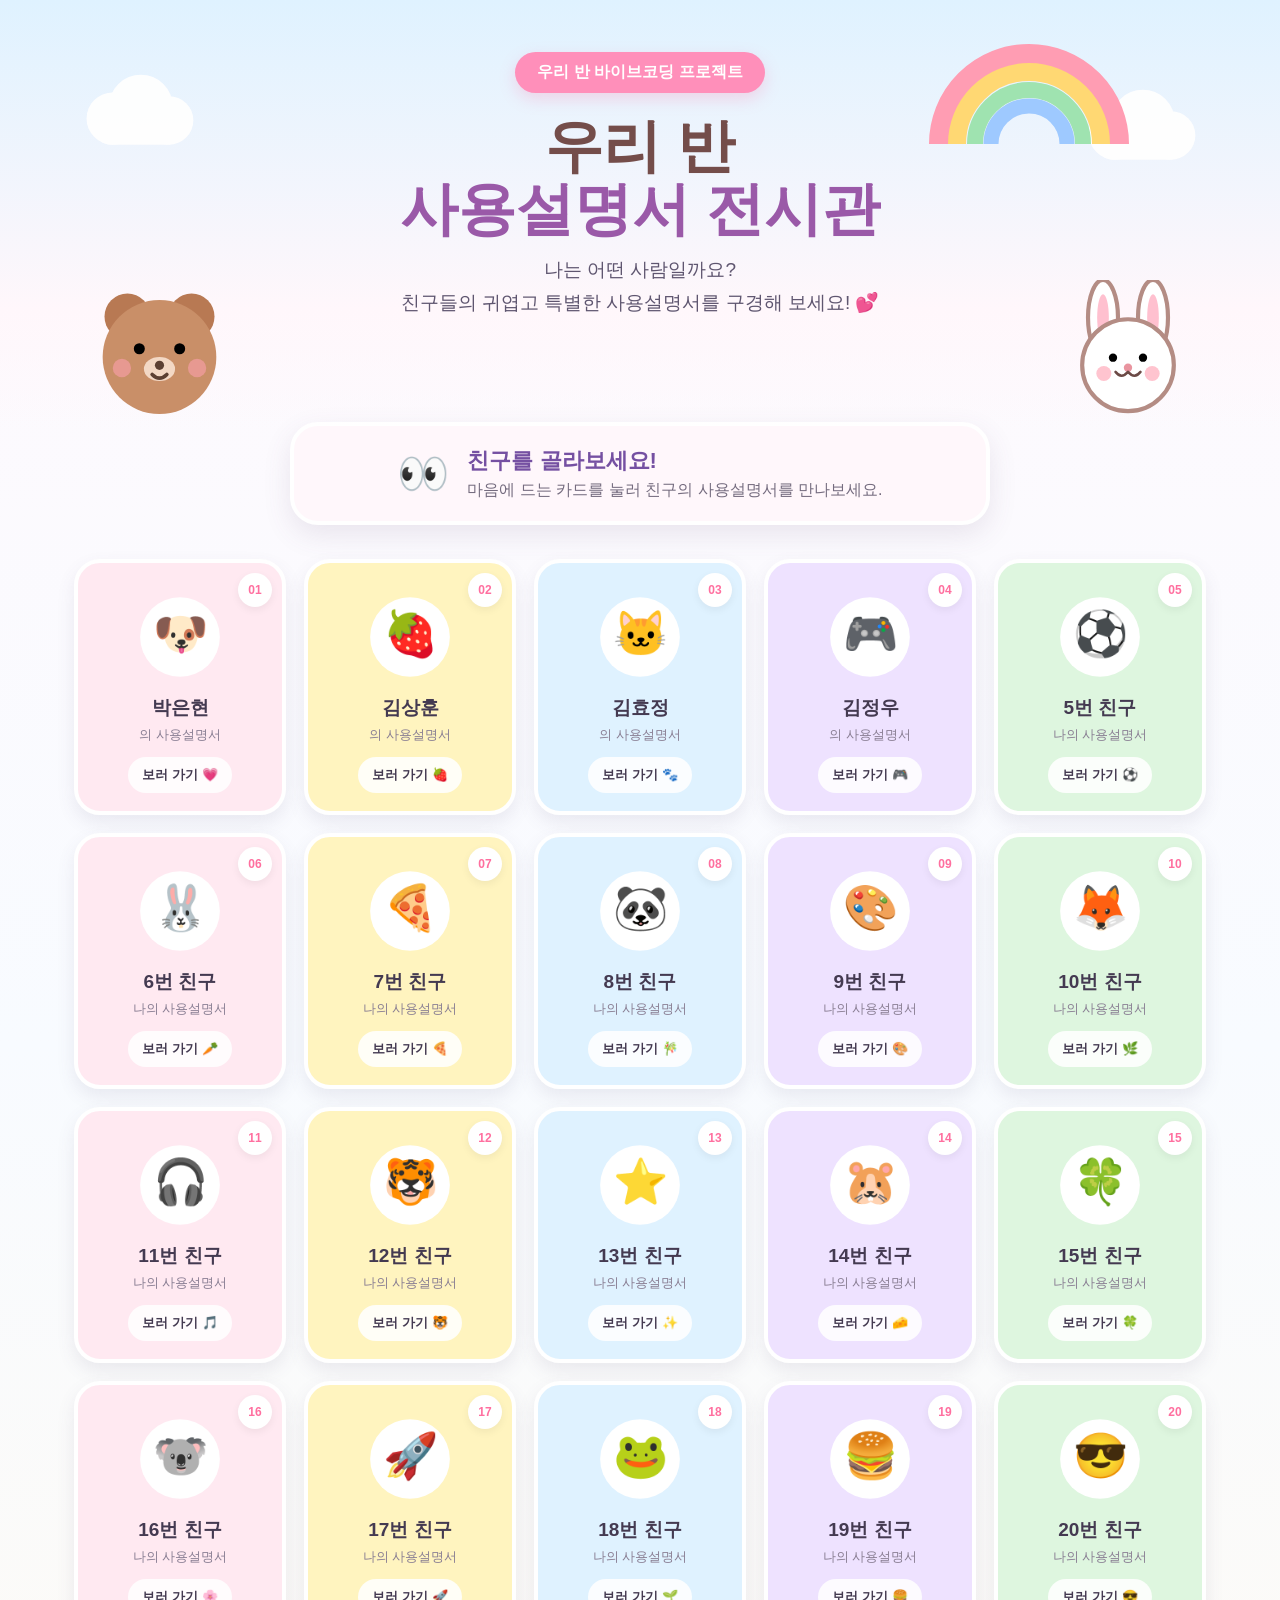
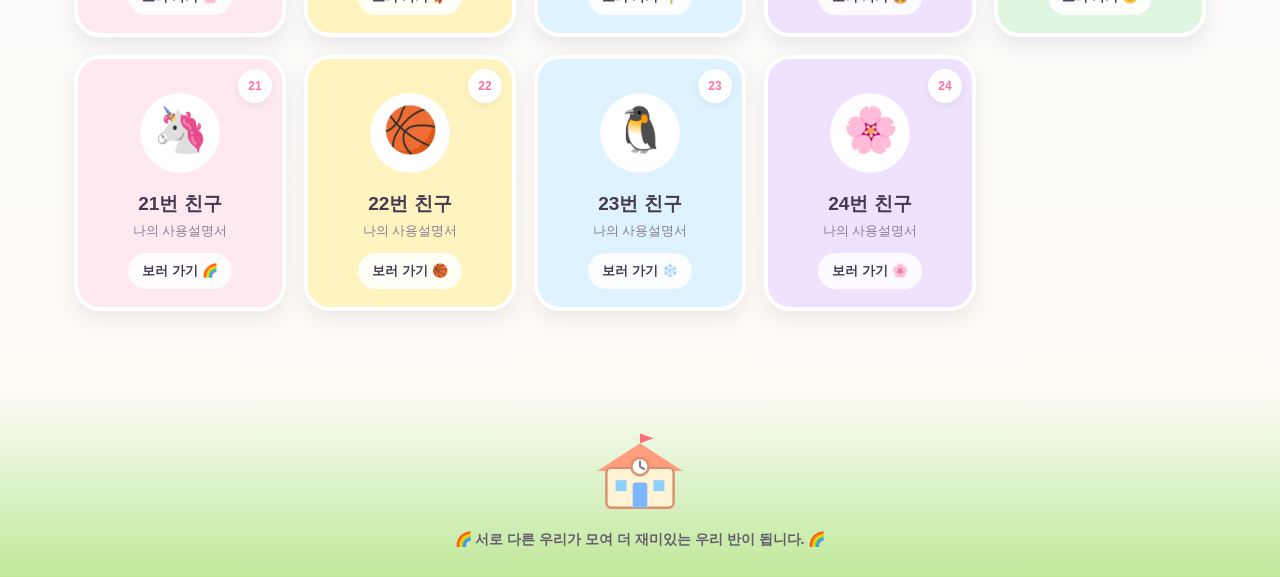
<file: index.html>
<!doctype html>
<html lang="ko">
<head>
  <meta charset="utf-8" />
  <meta name="viewport" content="width=device-width, initial-scale=1" />
  <title>우리 반 사용설명서 전시관</title>
  <link rel="stylesheet" href="style.css" />
</head>
<body>
  <header class="hero">
    <img class="hero-cloud cloud-left" src="images/cloud.svg" alt="" />
    <img class="hero-cloud cloud-right" src="images/cloud.svg" alt="" />
    <img class="hero-rainbow" src="images/rainbow.svg" alt="무지개" />
    <img class="hero-bear" src="images/bear.svg" alt="곰 캐릭터" />
    <img class="hero-bunny" src="images/bunny.svg" alt="토끼 캐릭터" />

    <div class="hero-inner">
      <div class="project-badge">우리 반 바이브코딩 프로젝트</div>
      <h1>우리 반 <span>사용설명서 전시관</span></h1>
      <p>나는 어떤 사람일까요?<br />친구들의 귀엽고 특별한 사용설명서를 구경해 보세요! 💕</p>
    </div>
  </header>

  <main class="wrap">
    <section class="guide-box">
      <div class="guide-emoji">👀</div>
      <div>
        <h2>친구를 골라보세요!</h2>
        <p>마음에 드는 카드를 눌러 친구의 사용설명서를 만나보세요.</p>
      </div>
    </section>

    <section class="gallery" aria-label="학생 사용설명서 목록">
      <a class="student-card pink" href="01/index.html"><span class="num">01</span><img src="images/icon01.svg" alt="강아지"/><h3>박은현</h3><p>의 사용설명서</p><span class="go">보러 가기 💗</span></a>
      <a class="student-card yellow" href="02/index.html"><span class="num">02</span><img src="images/icon02.svg" alt="딸기"/><h3>김상훈</h3><p>의 사용설명서</p><span class="go">보러 가기 🍓</span></a>
      <a class="student-card blue" href="03/index.html"><span class="num">03</span><img src="images/icon03.svg" alt="고양이"/><h3>김효정</h3><p>의 사용설명서</p><span class="go">보러 가기 🐾</span></a>
      <a class="student-card purple" href="04/index.html"><span class="num">04</span><img src="images/icon04.svg" alt="게임패드"/><h3>김정우</h3><p>의 사용설명서</p><span class="go">보러 가기 🎮</span></a>
      <a class="student-card green" href="05/index.html"><span class="num">05</span><img src="images/icon05.svg" alt="축구공"/><h3>5번 친구</h3><p>나의 사용설명서</p><span class="go">보러 가기 ⚽</span></a>
      <a class="student-card pink" href="06/index.html"><span class="num">06</span><img src="images/icon06.svg" alt="토끼"/><h3>6번 친구</h3><p>나의 사용설명서</p><span class="go">보러 가기 🥕</span></a>
      <a class="student-card yellow" href="07/index.html"><span class="num">07</span><img src="images/icon07.svg" alt="피자"/><h3>7번 친구</h3><p>나의 사용설명서</p><span class="go">보러 가기 🍕</span></a>
      <a class="student-card blue" href="08/index.html"><span class="num">08</span><img src="images/icon08.svg" alt="판다"/><h3>8번 친구</h3><p>나의 사용설명서</p><span class="go">보러 가기 🎋</span></a>
      <a class="student-card purple" href="09/index.html"><span class="num">09</span><img src="images/icon09.svg" alt="팔레트"/><h3>9번 친구</h3><p>나의 사용설명서</p><span class="go">보러 가기 🎨</span></a>
      <a class="student-card green" href="10/index.html"><span class="num">10</span><img src="images/icon10.svg" alt="여우"/><h3>10번 친구</h3><p>나의 사용설명서</p><span class="go">보러 가기 🌿</span></a>
      <a class="student-card pink" href="11/index.html"><span class="num">11</span><img src="images/icon11.svg" alt="헤드폰"/><h3>11번 친구</h3><p>나의 사용설명서</p><span class="go">보러 가기 🎵</span></a>
      <a class="student-card yellow" href="12/index.html"><span class="num">12</span><img src="images/icon12.svg" alt="호랑이"/><h3>12번 친구</h3><p>나의 사용설명서</p><span class="go">보러 가기 🐯</span></a>
      <a class="student-card blue" href="13/index.html"><span class="num">13</span><img src="images/icon13.svg" alt="별"/><h3>13번 친구</h3><p>나의 사용설명서</p><span class="go">보러 가기 ✨</span></a>
      <a class="student-card purple" href="14/index.html"><span class="num">14</span><img src="images/icon14.svg" alt="햄스터"/><h3>14번 친구</h3><p>나의 사용설명서</p><span class="go">보러 가기 🧀</span></a>
      <a class="student-card green" href="15/index.html"><span class="num">15</span><img src="images/icon15.svg" alt="클로버"/><h3>15번 친구</h3><p>나의 사용설명서</p><span class="go">보러 가기 🍀</span></a>
      <a class="student-card pink" href="16/index.html"><span class="num">16</span><img src="images/icon16.svg" alt="코알라"/><h3>16번 친구</h3><p>나의 사용설명서</p><span class="go">보러 가기 🌸</span></a>
      <a class="student-card yellow" href="17/index.html"><span class="num">17</span><img src="images/icon17.svg" alt="로켓"/><h3>17번 친구</h3><p>나의 사용설명서</p><span class="go">보러 가기 🚀</span></a>
      <a class="student-card blue" href="18/index.html"><span class="num">18</span><img src="images/icon18.svg" alt="개구리"/><h3>18번 친구</h3><p>나의 사용설명서</p><span class="go">보러 가기 🌱</span></a>
      <a class="student-card purple" href="19/index.html"><span class="num">19</span><img src="images/icon19.svg" alt="햄버거"/><h3>19번 친구</h3><p>나의 사용설명서</p><span class="go">보러 가기 🍔</span></a>
      <a class="student-card green" href="20/index.html"><span class="num">20</span><img src="images/icon20.svg" alt="선글라스 얼굴"/><h3>20번 친구</h3><p>나의 사용설명서</p><span class="go">보러 가기 😎</span></a>
      <a class="student-card pink" href="21/index.html"><span class="num">21</span><img src="images/icon21.svg" alt="유니콘"/><h3>21번 친구</h3><p>나의 사용설명서</p><span class="go">보러 가기 🌈</span></a>
      <a class="student-card yellow" href="22/index.html"><span class="num">22</span><img src="images/icon22.svg" alt="농구공"/><h3>22번 친구</h3><p>나의 사용설명서</p><span class="go">보러 가기 🏀</span></a>
      <a class="student-card blue" href="23/index.html"><span class="num">23</span><img src="images/icon23.svg" alt="펭귄"/><h3>23번 친구</h3><p>나의 사용설명서</p><span class="go">보러 가기 ❄️</span></a>
      <a class="student-card purple" href="24/index.html"><span class="num">24</span><img src="images/icon24.svg" alt="꽃"/><h3>24번 친구</h3><p>나의 사용설명서</p><span class="go">보러 가기 🌸</span></a>
    </section>
  </main>

  <footer>
    <img src="images/school.svg" alt="학교" />
    <p>🌈 서로 다른 우리가 모여 더 재미있는 우리 반이 됩니다. 🌈</p>
  </footer>
</body>
</html>
</file>
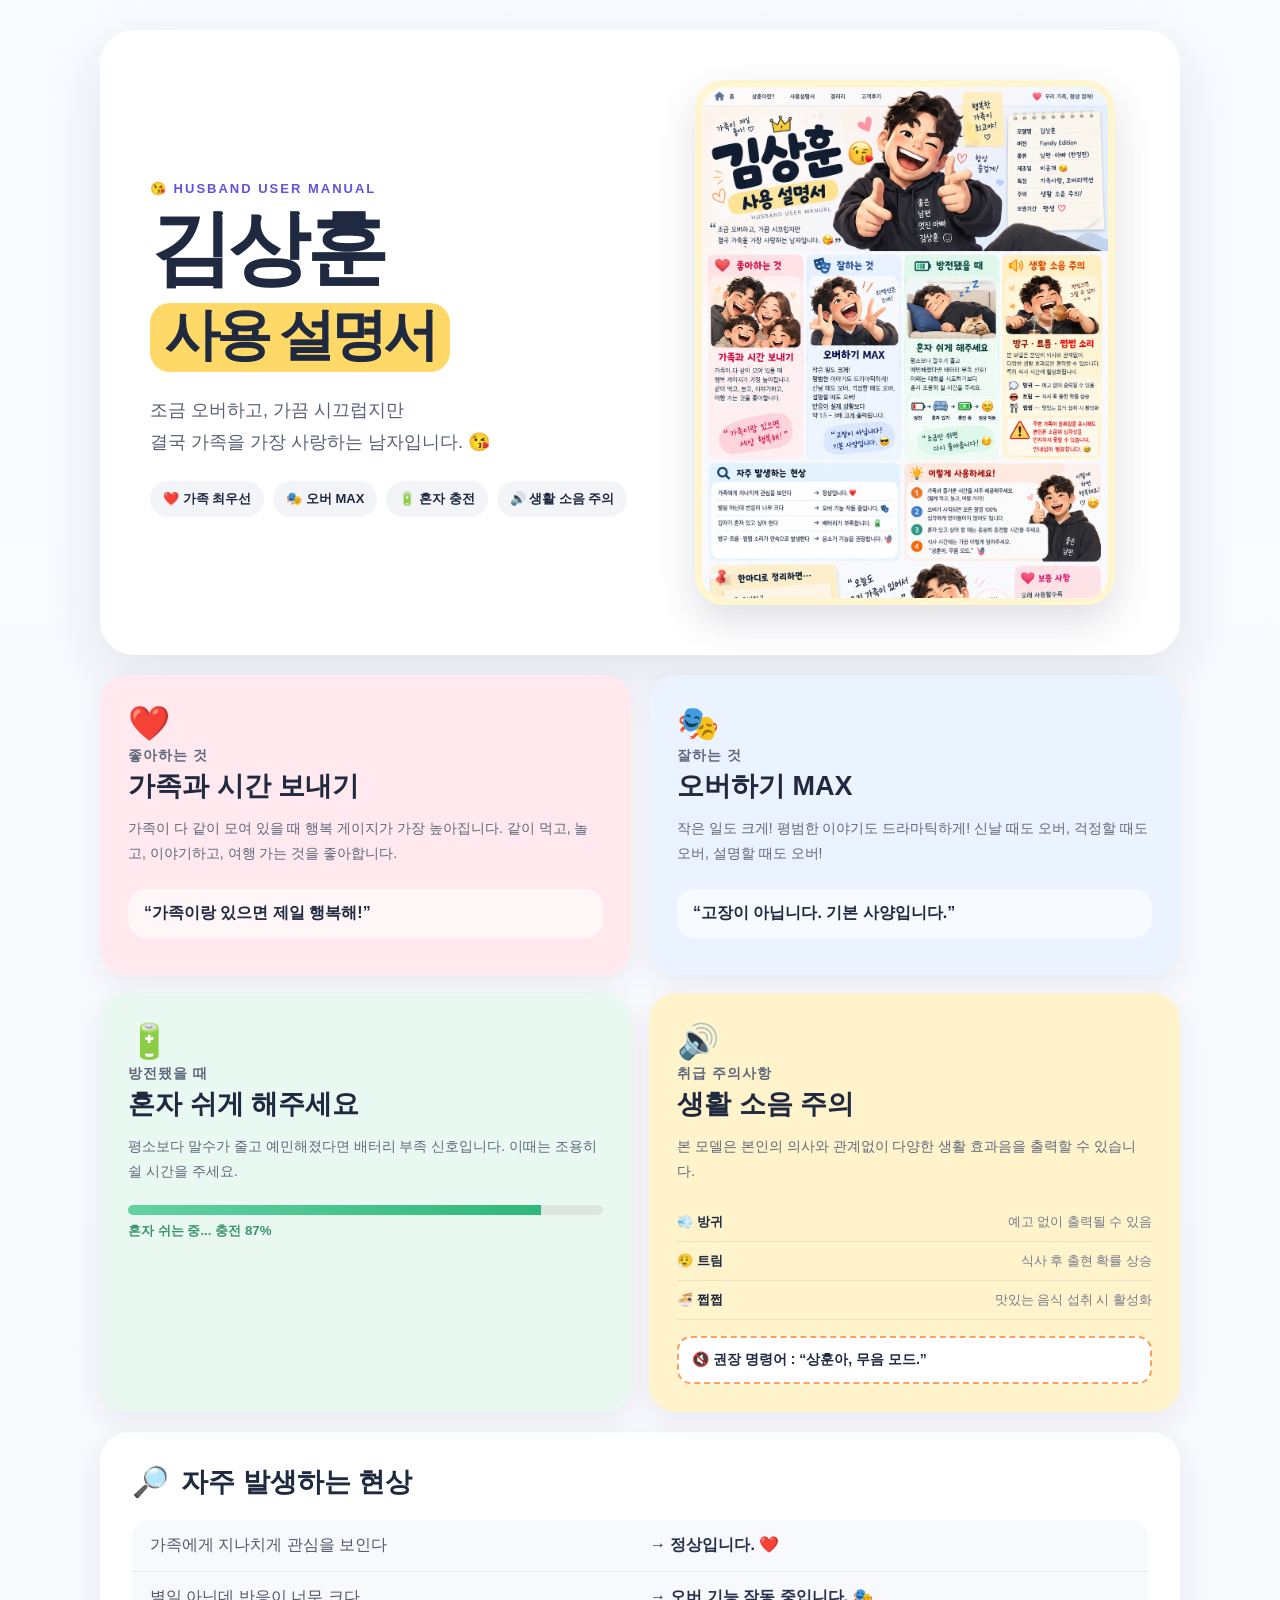
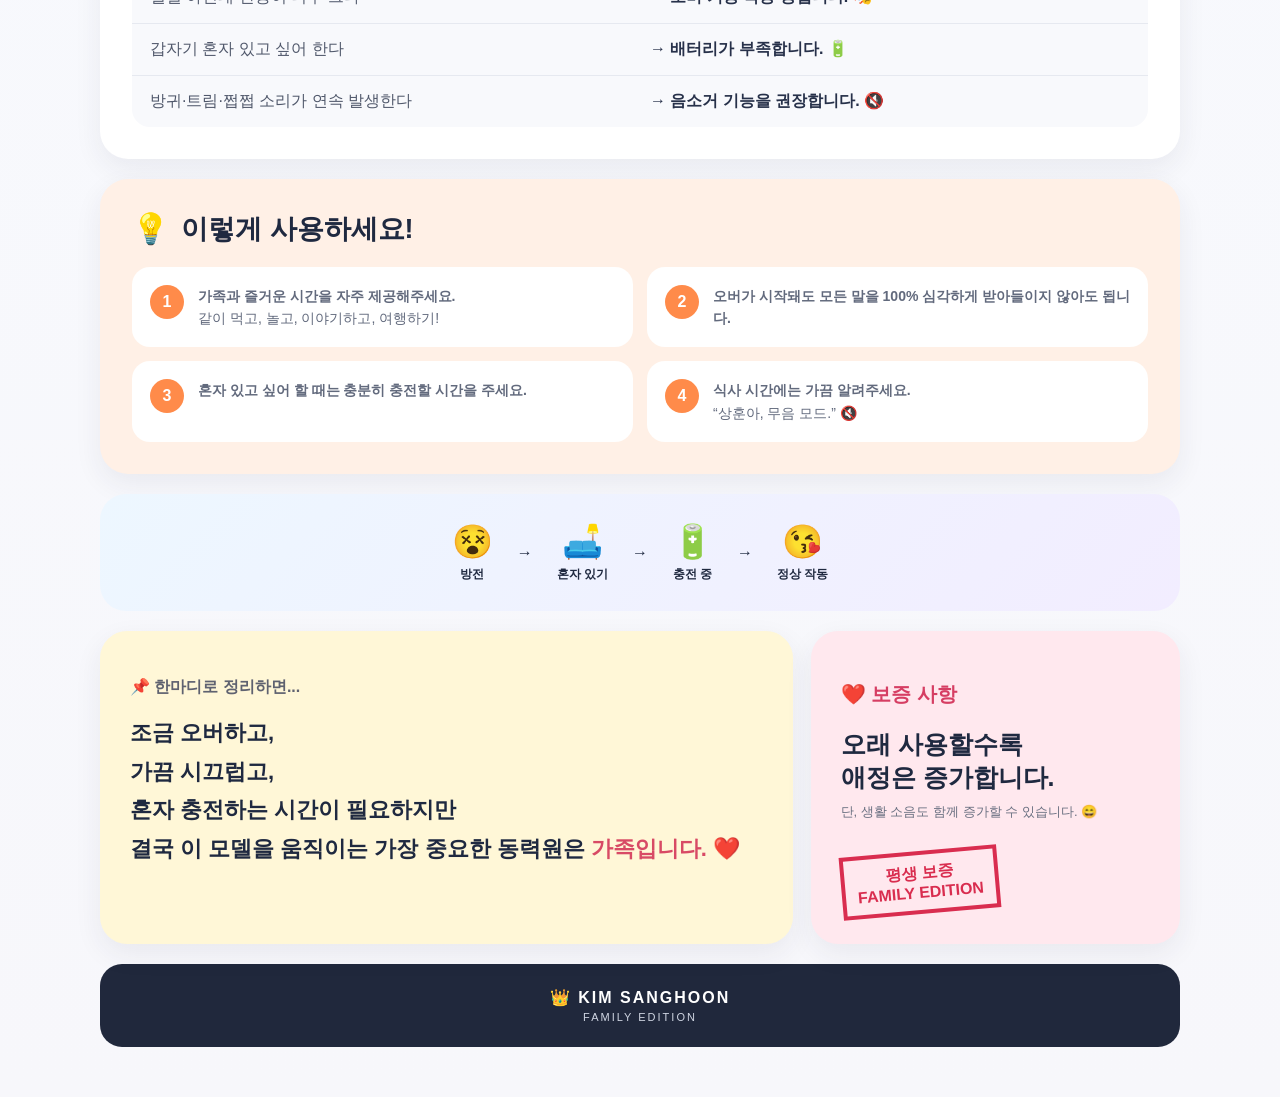
<file: 02/index.html>
<!doctype html>
<html lang="ko">
<head>
  <meta charset="utf-8">
  <meta name="viewport" content="width=device-width, initial-scale=1">
  <title>김상훈 사용 설명서</title>
  <link rel="stylesheet" href="style.css">
</head>
<body>
  <main class="page">

    <section class="hero">
      <div class="hero-copy">
        <p class="eyebrow">😘 HUSBAND USER MANUAL</p>
        <h1>김상훈<br><span>사용 설명서</span></h1>
        <p class="intro">
          조금 오버하고, 가끔 시끄럽지만<br>
          결국 가족을 가장 사랑하는 남자입니다. 😘
        </p>

        <div class="chips">
          <span>❤️ 가족 최우선</span>
          <span>🎭 오버 MAX</span>
          <span>🔋 혼자 충전</span>
          <span>🔊 생활 소음 주의</span>
        </div>
      </div>

      <div class="hero-image">
        <img src="images/sanghoon-character.png" alt="김상훈 캐릭터 일러스트">
      </div>
    </section>

    <section class="profile-grid">
      <article class="card pink">
        <div class="icon">❤️</div>
        <p class="label">좋아하는 것</p>
        <h2>가족과 시간 보내기</h2>
        <p>
          가족이 다 같이 모여 있을 때 행복 게이지가 가장 높아집니다.
          같이 먹고, 놀고, 이야기하고, 여행 가는 것을 좋아합니다.
        </p>
        <blockquote>“가족이랑 있으면 제일 행복해!”</blockquote>
      </article>

      <article class="card blue">
        <div class="icon">🎭</div>
        <p class="label">잘하는 것</p>
        <h2>오버하기 MAX</h2>
        <p>
          작은 일도 크게! 평범한 이야기도 드라마틱하게!
          신날 때도 오버, 걱정할 때도 오버, 설명할 때도 오버!
        </p>
        <blockquote>“고장이 아닙니다. 기본 사양입니다.”</blockquote>
      </article>

      <article class="card mint">
        <div class="icon">🔋</div>
        <p class="label">방전됐을 때</p>
        <h2>혼자 쉬게 해주세요</h2>
        <p>
          평소보다 말수가 줄고 예민해졌다면 배터리 부족 신호입니다.
          이때는 조용히 쉴 시간을 주세요.
        </p>

        <div class="battery">
          <div class="battery-fill"></div>
        </div>
        <small>혼자 쉬는 중... 충전 87%</small>
      </article>

      <article class="card yellow warning">
        <div class="icon">🔊</div>
        <p class="label">취급 주의사항</p>
        <h2>생활 소음 주의</h2>
        <p>
          본 모델은 본인의 의사와 관계없이 다양한 생활 효과음을 출력할 수 있습니다.
        </p>

        <ul class="sound-list">
          <li><strong>💨 방귀</strong><span>예고 없이 출력될 수 있음</span></li>
          <li><strong>😮‍💨 트림</strong><span>식사 후 출현 확률 상승</span></li>
          <li><strong>🍜 쩝쩝</strong><span>맛있는 음식 섭취 시 활성화</span></li>
        </ul>

        <div class="mute">🔇 권장 명령어 : “상훈아, 무음 모드.”</div>
      </article>
    </section>

    <section class="section white">
      <div class="section-title">
        <span>🔎</span>
        <h2>자주 발생하는 현상</h2>
      </div>

      <div class="table-like">
        <div><span>가족에게 지나치게 관심을 보인다</span><strong>→ 정상입니다. ❤️</strong></div>
        <div><span>별일 아닌데 반응이 너무 크다</span><strong>→ 오버 기능 작동 중입니다. 🎭</strong></div>
        <div><span>갑자기 혼자 있고 싶어 한다</span><strong>→ 배터리가 부족합니다. 🔋</strong></div>
        <div><span>방귀·트림·쩝쩝 소리가 연속 발생한다</span><strong>→ 음소거 기능을 권장합니다. 🔇</strong></div>
      </div>
    </section>

    <section class="section peach">
      <div class="section-title">
        <span>💡</span>
        <h2>이렇게 사용하세요!</h2>
      </div>

      <div class="steps">
        <div class="step">
          <span>1</span>
          <p><strong>가족과 즐거운 시간을 자주 제공해주세요.</strong><br>같이 먹고, 놀고, 이야기하고, 여행하기!</p>
        </div>
        <div class="step">
          <span>2</span>
          <p><strong>오버가 시작돼도 모든 말을 100% 심각하게 받아들이지 않아도 됩니다.</strong></p>
        </div>
        <div class="step">
          <span>3</span>
          <p><strong>혼자 있고 싶어 할 때는 충분히 충전할 시간을 주세요.</strong></p>
        </div>
        <div class="step">
          <span>4</span>
          <p><strong>식사 시간에는 가끔 알려주세요.</strong><br>“상훈아, 무음 모드.” 🔇</p>
        </div>
      </div>
    </section>

    <section class="flow">
      <div>😵<span>방전</span></div>
      <b>→</b>
      <div>🛋️<span>혼자 있기</span></div>
      <b>→</b>
      <div>🔋<span>충전 중</span></div>
      <b>→</b>
      <div>😘<span>정상 작동</span></div>
    </section>

    <section class="closing">
      <div class="note">
        <p class="tiny">📌 한마디로 정리하면...</p>
        <h3>
          조금 오버하고,<br>
          가끔 시끄럽고,<br>
          혼자 충전하는 시간이 필요하지만<br>
          결국 이 모델을 움직이는 가장 중요한 동력원은
          <strong>가족입니다. ❤️</strong>
        </h3>
      </div>

      <div class="warranty">
        <p>❤️ 보증 사항</p>
        <h3>오래 사용할수록<br>애정은 증가합니다.</h3>
        <span>단, 생활 소음도 함께 증가할 수 있습니다. 😄</span>
        <div class="stamp">평생 보증<br>FAMILY EDITION</div>
      </div>
    </section>

    <footer>
      <strong>👑 KIM SANGHOON</strong>
      <span>FAMILY EDITION</span>
    </footer>

  </main>
</body>
</html>
</file>
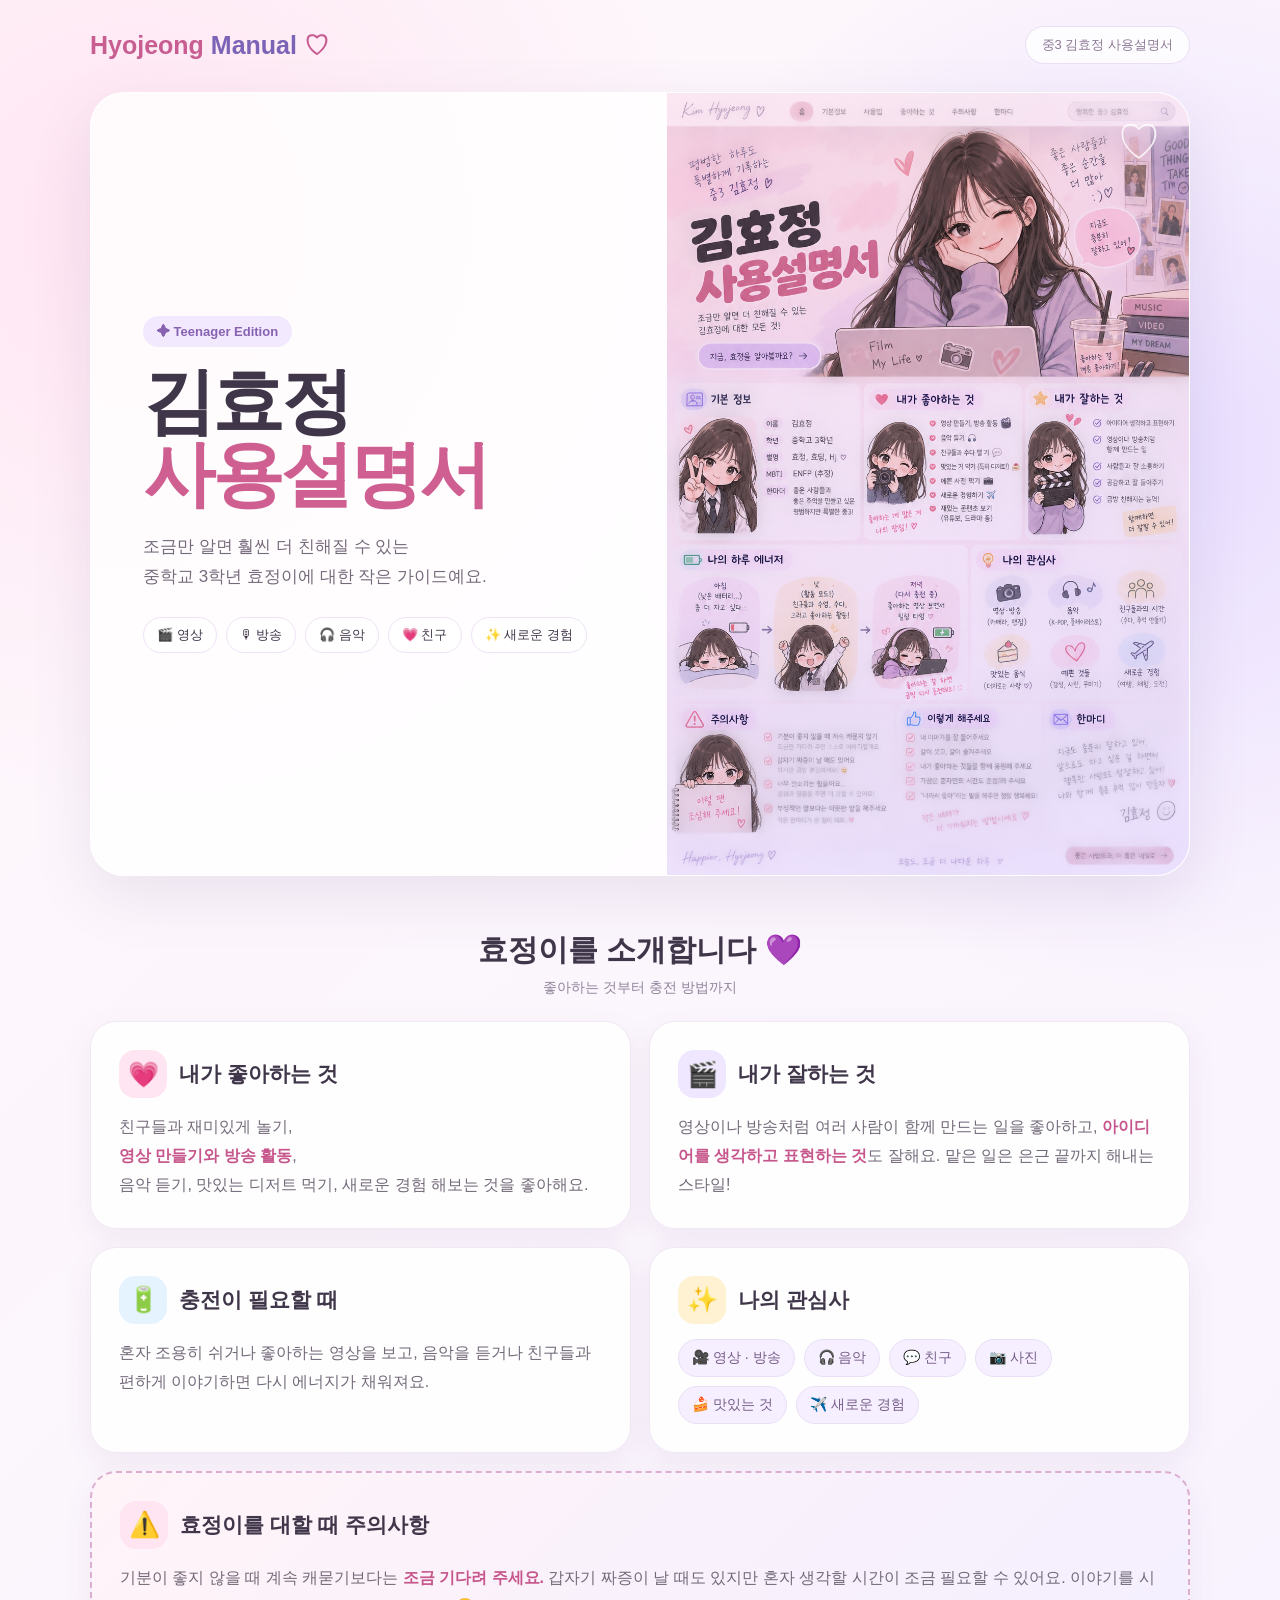
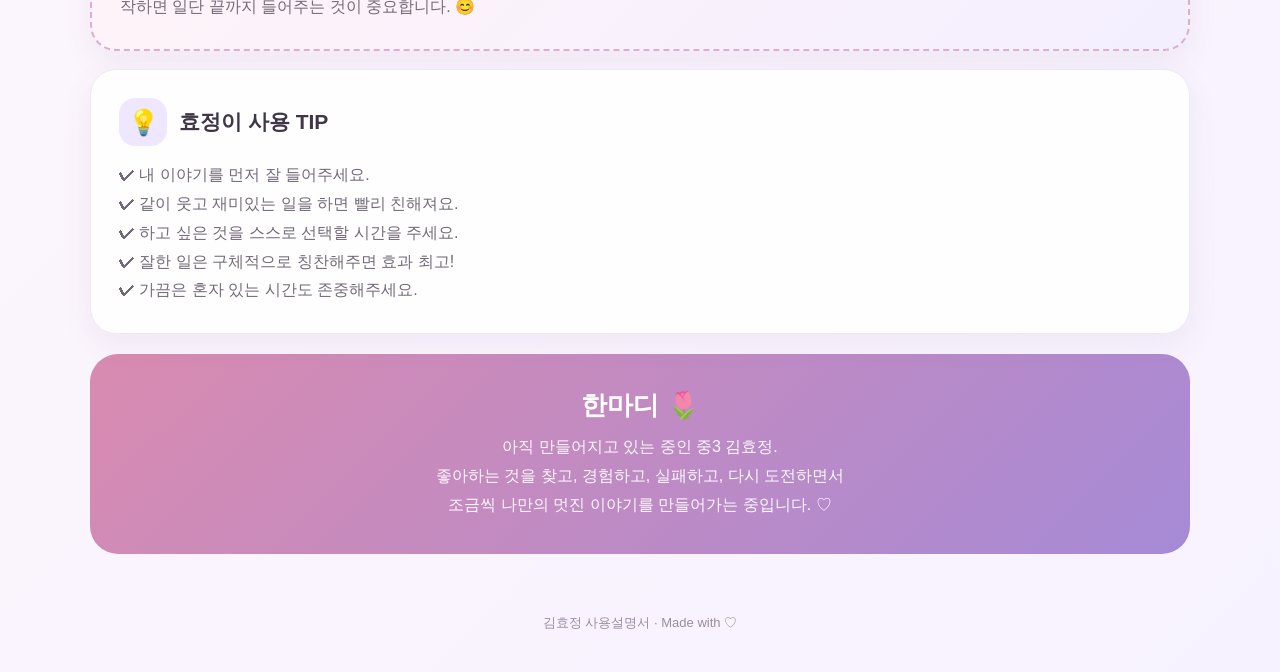
<file: 03/index.html>
<!DOCTYPE html>
<html lang="ko">
<head>
<meta charset="UTF-8" />
<meta name="viewport" content="width=device-width, initial-scale=1.0" />
<title>김효정 사용설명서</title>
<style>
  * { box-sizing: border-box; margin: 0; padding: 0; }

  body {
    font-family: "Pretendard", "Noto Sans KR", Arial, sans-serif;
    background:
      radial-gradient(circle at 10% 10%, #ffe5f2 0, transparent 25%),
      radial-gradient(circle at 90% 20%, #e8ddff 0, transparent 25%),
      linear-gradient(135deg, #fff8fb, #f7f2ff);
    color: #40364a;
    min-height: 100vh;
  }

  .wrap {
    width: min(1100px, 92%);
    margin: 0 auto;
  }

  header {
    padding: 26px 0 10px;
  }

  .nav {
    display: flex;
    justify-content: space-between;
    align-items: center;
    gap: 16px;
  }

  .logo {
    font-size: 25px;
    font-weight: 800;
    color: #c85d91;
  }

  .logo span { color: #7b63b6; }

  .badge {
    background: rgba(255,255,255,.78);
    border: 1px solid #eadff4;
    border-radius: 999px;
    padding: 9px 16px;
    font-size: 13px;
    color: #8b7895;
  }

  .hero {
    margin-top: 18px;
    background: rgba(255,255,255,.82);
    border: 1px solid rgba(255,255,255,.9);
    box-shadow: 0 20px 60px rgba(106,80,130,.12);
    border-radius: 34px;
    overflow: hidden;
    display: grid;
    grid-template-columns: 1.05fr .95fr;
    min-height: 470px;
  }

  .hero-text {
    padding: 58px 52px;
    display: flex;
    flex-direction: column;
    justify-content: center;
  }

  .eyebrow {
    display: inline-block;
    width: fit-content;
    background: #f2e9ff;
    color: #8762b0;
    padding: 8px 14px;
    border-radius: 999px;
    font-size: 13px;
    font-weight: 700;
    margin-bottom: 18px;
  }

  h1 {
    font-size: clamp(44px, 6vw, 72px);
    line-height: 1.02;
    letter-spacing: -3px;
  }

  h1 .pink { color: #cf5f91; }

  .intro {
    margin-top: 20px;
    font-size: 17px;
    line-height: 1.8;
    color: #756a7b;
  }

  .mini-tags {
    display: flex;
    flex-wrap: wrap;
    gap: 9px;
    margin-top: 24px;
  }

  .mini-tags span {
    padding: 8px 13px;
    background: #fff;
    border: 1px solid #eee3f5;
    border-radius: 999px;
    font-size: 13px;
  }

  .hero-img {
    position: relative;
    background: linear-gradient(160deg, #fce8f3, #ebe2ff);
    overflow: hidden;
  }

  .hero-img img {
    width: 100%;
    height: 100%;
    object-fit: cover;
    object-position: 50% 30%;
    display: block;
    mix-blend-mode: multiply;
  }

  .hero-img::after {
    content: "♡";
    position: absolute;
    right: 28px;
    top: 20px;
    font-size: 44px;
    color: #ffffffcc;
  }

  .section-title {
    text-align: center;
    margin: 54px 0 24px;
  }

  .section-title h2 {
    font-size: 30px;
    margin-bottom: 8px;
  }

  .section-title p {
    color: #91849b;
    font-size: 14px;
  }

  .grid {
    display: grid;
    grid-template-columns: repeat(2, 1fr);
    gap: 18px;
  }

  .card {
    background: rgba(255,255,255,.90);
    border: 1px solid #f0e8f4;
    border-radius: 26px;
    padding: 28px;
    box-shadow: 0 10px 30px rgba(110,86,127,.08);
    transition: .2s ease;
  }

  .card:hover {
    transform: translateY(-4px);
    box-shadow: 0 18px 38px rgba(110,86,127,.13);
  }

  .card-head {
    display: flex;
    align-items: center;
    gap: 12px;
    margin-bottom: 15px;
  }

  .icon {
    width: 48px;
    height: 48px;
    border-radius: 16px;
    display: grid;
    place-items: center;
    font-size: 25px;
  }

  .pinkbg { background: #ffe5f1; }
  .purplebg { background: #efe7ff; }
  .bluebg { background: #e5f3ff; }
  .yellowbg { background: #fff2d3; }

  .card h3 {
    font-size: 21px;
  }

  .card p {
    color: #736a79;
    line-height: 1.8;
  }

  .highlight {
    color: #c6568b;
    font-weight: 800;
  }

  .wide {
    grid-column: 1 / -1;
  }

  .warning {
    background: linear-gradient(135deg,#fff4f8,#f4efff);
    border: 2px dashed #dcaed0;
  }

  .keyword-box {
    display: flex;
    flex-wrap: wrap;
    gap: 9px;
    margin-top: 10px;
  }

  .keyword {
    background: #f6efff;
    border: 1px solid #eadff7;
    color: #765d88;
    padding: 9px 13px;
    border-radius: 999px;
    font-size: 14px;
  }

  .message {
    margin: 20px 0 60px;
    background: linear-gradient(135deg,#d98bb0,#a68ad6);
    color: white;
    border-radius: 28px;
    padding: 34px;
    text-align: center;
  }

  .message h2 {
    font-size: 26px;
    margin-bottom: 10px;
  }

  .message p {
    line-height: 1.8;
    opacity: .95;
  }

  footer {
    text-align: center;
    color: #9b8da2;
    font-size: 13px;
    padding-bottom: 40px;
  }

  @media (max-width: 760px) {
    .nav { align-items: flex-start; }
    .hero { grid-template-columns: 1fr; }
    .hero-text { padding: 42px 28px; }
    .hero-img { height: 390px; }
    .grid { grid-template-columns: 1fr; }
    .wide { grid-column: auto; }
  }
</style>
</head>

<body>
<header>
  <div class="wrap nav">
    <div class="logo">Hyojeong <span>Manual</span> ♡</div>
    <div class="badge">중3 김효정 사용설명서</div>
  </div>
</header>

<main class="wrap">

  <section class="hero">
    <div class="hero-text">
      <div class="eyebrow">✦ Teenager Edition</div>
      <h1>김효정<br><span class="pink">사용설명서</span></h1>
      <p class="intro">
        조금만 알면 훨씬 더 친해질 수 있는<br>
        중학교 3학년 효정이에 대한 작은 가이드예요.
      </p>

      <div class="mini-tags">
        <span>🎬 영상</span>
        <span>🎙 방송</span>
        <span>🎧 음악</span>
        <span>💗 친구</span>
        <span>✨ 새로운 경험</span>
      </div>
    </div>

    <div class="hero-img">
      <img src="hyojeong-character.png" alt="김효정 캐릭터 일러스트">
    </div>
  </section>

  <div class="section-title">
    <h2>효정이를 소개합니다 💜</h2>
    <p>좋아하는 것부터 충전 방법까지</p>
  </div>

  <section class="grid">

    <article class="card">
      <div class="card-head">
        <div class="icon pinkbg">💗</div>
        <h3>내가 좋아하는 것</h3>
      </div>
      <p>
        친구들과 재미있게 놀기,<br>
        <span class="highlight">영상 만들기와 방송 활동</span>,<br>
        음악 듣기, 맛있는 디저트 먹기,
        새로운 경험 해보는 것을 좋아해요.
      </p>
    </article>

    <article class="card">
      <div class="card-head">
        <div class="icon purplebg">🎬</div>
        <h3>내가 잘하는 것</h3>
      </div>
      <p>
        영상이나 방송처럼 여러 사람이 함께 만드는 일을 좋아하고,
        <span class="highlight">아이디어를 생각하고 표현하는 것</span>도 잘해요.
        맡은 일은 은근 끝까지 해내는 스타일!
      </p>
    </article>

    <article class="card">
      <div class="card-head">
        <div class="icon bluebg">🔋</div>
        <h3>충전이 필요할 때</h3>
      </div>
      <p>
        혼자 조용히 쉬거나 좋아하는 영상을 보고,
        음악을 듣거나 친구들과 편하게 이야기하면
        다시 에너지가 채워져요.
      </p>
    </article>

    <article class="card">
      <div class="card-head">
        <div class="icon yellowbg">✨</div>
        <h3>나의 관심사</h3>
      </div>
      <div class="keyword-box">
        <span class="keyword">🎥 영상 · 방송</span>
        <span class="keyword">🎧 음악</span>
        <span class="keyword">💬 친구</span>
        <span class="keyword">📷 사진</span>
        <span class="keyword">🍰 맛있는 것</span>
        <span class="keyword">✈️ 새로운 경험</span>
      </div>
    </article>

    <article class="card wide warning">
      <div class="card-head">
        <div class="icon pinkbg">⚠️</div>
        <h3>효정이를 대할 때 주의사항</h3>
      </div>
      <p>
        기분이 좋지 않을 때 계속 캐묻기보다는
        <span class="highlight">조금 기다려 주세요.</span>
        갑자기 짜증이 날 때도 있지만 혼자 생각할 시간이 조금 필요할 수 있어요.
        이야기를 시작하면 일단 끝까지 들어주는 것이 중요합니다. 😊
      </p>
    </article>

    <article class="card wide">
      <div class="card-head">
        <div class="icon purplebg">💡</div>
        <h3>효정이 사용 TIP</h3>
      </div>
      <p>
        ✔ 내 이야기를 먼저 잘 들어주세요.<br>
        ✔ 같이 웃고 재미있는 일을 하면 빨리 친해져요.<br>
        ✔ 하고 싶은 것을 스스로 선택할 시간을 주세요.<br>
        ✔ 잘한 일은 구체적으로 칭찬해주면 효과 최고!<br>
        ✔ 가끔은 혼자 있는 시간도 존중해주세요.
      </p>
    </article>

  </section>

  <section class="message">
    <h2>한마디 🌷</h2>
    <p>
      아직 만들어지고 있는 중인 중3 김효정.<br>
      좋아하는 것을 찾고, 경험하고, 실패하고, 다시 도전하면서<br>
      조금씩 나만의 멋진 이야기를 만들어가는 중입니다. ♡
    </p>
  </section>

</main>

<footer>
  김효정 사용설명서 · Made with ♡
</footer>

</body>
</html>
</file>
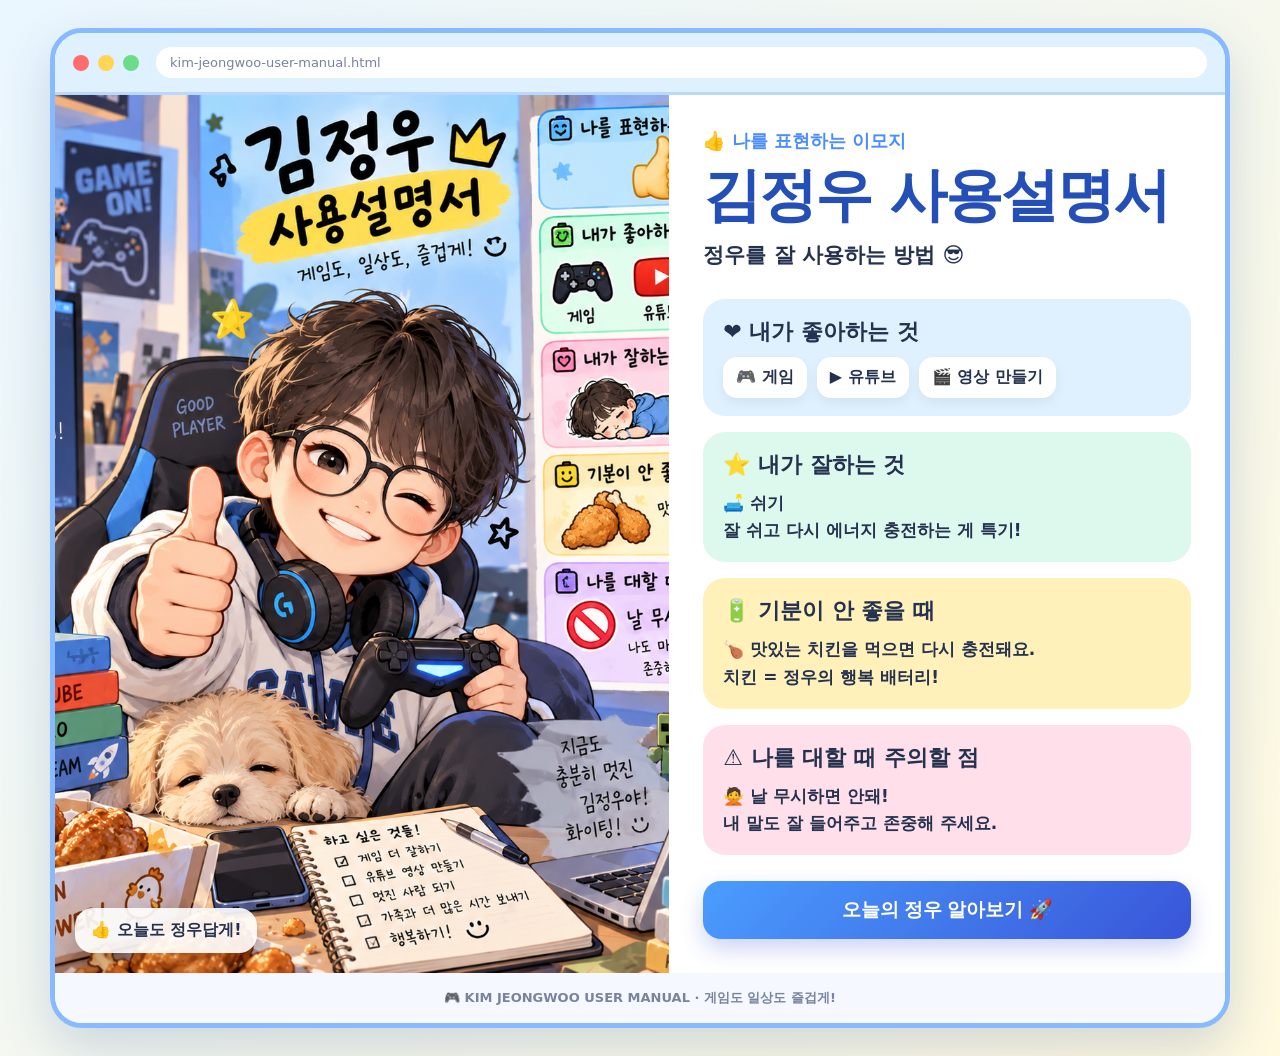
<file: 04/index.html>
<!doctype html>
<html lang="ko">
<head>
<meta charset="utf-8">
<meta name="viewport" content="width=device-width, initial-scale=1">
<title>김정우 사용설명서</title>
<style>
*{box-sizing:border-box}
:root{
  --blue:#4b8dff;
  --deep:#2453c5;
  --yellow:#ffd84f;
  --mint:#93e7cf;
  --pink:#ffc6d9;
  --orange:#ffbe7a;
  --ink:#24314f;
}
body{
  margin:0;
  font-family:"Pretendard","Noto Sans KR",system-ui,sans-serif;
  color:var(--ink);
  background:linear-gradient(135deg,#eaf6ff,#fff9df);
  padding:28px 14px;
}
.page{
  width:min(1180px,100%);
  margin:auto;
  background:#fff;
  border:5px solid #87baff;
  border-radius:32px;
  overflow:hidden;
  box-shadow:0 20px 50px rgba(45,84,150,.2);
}
.browser{
  display:flex;
  align-items:center;
  gap:9px;
  padding:14px 18px;
  background:#dff0ff;
  border-bottom:3px solid #b9d8ff;
}
.dot{
  width:16px;height:16px;border-radius:50%;
}
.dot:nth-child(1){background:#ff6c6c}
.dot:nth-child(2){background:#ffd553}
.dot:nth-child(3){background:#6edb8b}
.address{
  margin-left:8px;
  flex:1;
  background:#fff;
  padding:8px 14px;
  border-radius:999px;
  color:#7583a0;
  font-size:13px;
}
.layout{
  display:grid;
  grid-template-columns:1.05fr .95fr;
  min-height:720px;
}
.visual{
  position:relative;
  background:#dfeeff;
}
.visual img{
  width:100%;
  height:100%;
  display:block;
  object-fit:cover;
}
.visual-badge{
  position:absolute;
  left:20px;
  bottom:20px;
  background:rgba(255,255,255,.9);
  border-radius:18px;
  padding:12px 16px;
  font-weight:900;
  box-shadow:0 8px 18px rgba(0,0,0,.12);
}
.content{
  padding:34px;
  display:flex;
  flex-direction:column;
  justify-content:center;
}
.kicker{
  font-size:18px;
  font-weight:900;
  color:#4b8dff;
}
h1{
  margin:4px 0 6px;
  font-size:clamp(38px,5vw,58px);
  color:#244fb6;
  letter-spacing:-2px;
}
.subtitle{
  margin-bottom:22px;
  font-size:21px;
  font-weight:900;
}
.card{
  border-radius:22px;
  padding:18px 20px;
  margin:8px 0;
}
.blue{background:#dff0ff}
.green{background:#ddf8ec}
.yellow{background:#fff1b9}
.pink{background:#ffe0ea}
.card h2{
  margin:0 0 10px;
  font-size:22px;
}
.row{
  display:flex;
  gap:10px;
  flex-wrap:wrap;
}
.tag{
  background:#fff;
  border-radius:14px;
  padding:10px 13px;
  font-weight:900;
  box-shadow:0 5px 12px rgba(0,0,0,.06);
}
.card p{
  margin:0;
  line-height:1.6;
  font-size:17px;
  font-weight:800;
}
button{
  margin-top:18px;
  border:none;
  border-radius:18px;
  padding:16px 22px;
  font-size:19px;
  font-weight:900;
  background:linear-gradient(135deg,#4b9dff,#3855d8);
  color:#fff;
  cursor:pointer;
  box-shadow:0 10px 22px rgba(56,85,216,.25);
  transition:.2s;
}
button:hover{
  transform:translateY(-2px) scale(1.01);
}
#result{
  display:none;
  margin-top:14px;
  padding:14px 16px;
  background:#f5f9ff;
  border:3px dashed #9fc7ff;
  border-radius:18px;
  font-size:17px;
  font-weight:900;
  text-align:center;
}
.footer{
  text-align:center;
  padding:16px;
  background:#f5f8ff;
  color:#78849f;
  font-weight:800;
  font-size:13px;
}
@media(max-width:850px){
  .layout{grid-template-columns:1fr}
  .visual{max-height:620px}
  .content{padding:26px 20px}
}
</style>
</head>
<body>

<div class="page">
  <div class="browser">
    <span class="dot"></span>
    <span class="dot"></span>
    <span class="dot"></span>
    <div class="address">kim-jeongwoo-user-manual.html</div>
  </div>

  <main class="layout">
    <section class="visual">
      <img src="kim_jeongwoo_illustration.png" alt="안경 쓴 김정우 캐릭터 일러스트">
      <div class="visual-badge">👍 오늘도 정우답게!</div>
    </section>

    <section class="content">
      <div class="kicker">👍 나를 표현하는 이모지</div>
      <h1>김정우 사용설명서</h1>
      <div class="subtitle">정우를 잘 사용하는 방법 😎</div>

      <div class="card blue">
        <h2>❤️ 내가 좋아하는 것</h2>
        <div class="row">
          <span class="tag">🎮 게임</span>
          <span class="tag">▶️ 유튜브</span>
          <span class="tag">🎬 영상 만들기</span>
        </div>
      </div>

      <div class="card green">
        <h2>⭐ 내가 잘하는 것</h2>
        <p>🛋️ 쉬기<br>잘 쉬고 다시 에너지 충전하는 게 특기!</p>
      </div>

      <div class="card yellow">
        <h2>🔋 기분이 안 좋을 때</h2>
        <p>🍗 맛있는 치킨을 먹으면 다시 충전돼요.<br>치킨 = 정우의 행복 배터리!</p>
      </div>

      <div class="card pink">
        <h2>⚠️ 나를 대할 때 주의할 점</h2>
        <p>🙅 날 무시하면 안돼!<br>내 말도 잘 들어주고 존중해 주세요.</p>
      </div>

      <button onclick="showToday()">오늘의 정우 알아보기 🚀</button>
      <div id="result"></div>
    </section>
  </main>

  <div class="footer">🎮 KIM JEONGWOO USER MANUAL · 게임도 일상도 즐겁게!</div>
</div>

<script>
const messages=[
  "오늘의 정우는 게임 모드 ON 🎮",
  "영상 만들기 아이디어가 떠오를 것 같은 날 🎬",
  "유튜브 보면서 푹 쉬고 싶은 날 ▶️",
  "맛있는 치킨이면 기분 충전 완료 🍗",
  "오늘은 그냥 쉬는 게 최고 🛋️",
  "정우에게는 관심과 존중이 제일 중요해요 👍"
];

function showToday(){
  const box=document.getElementById("result");
  box.textContent=messages[Math.floor(Math.random()*messages.length)];
  box.style.display="block";
}
</script>

</body>
</html>
</file>
<file: style.css>
*{box-sizing:border-box}html{scroll-behavior:smooth}body{margin:0;font-family:Pretendard,"Noto Sans KR",Arial,sans-serif;color:#4d425a;background:linear-gradient(180deg,#fff9fd 0%,#f8fbff 48%,#fffaf2 100%)}
.hero{position:relative;min-height:430px;overflow:hidden;padding:52px 20px 70px;text-align:center;background:linear-gradient(180deg,#dff2ff 0%,#fff7fb 72%,rgba(255,255,255,0) 100%)}
.hero-inner{position:relative;z-index:3;max-width:820px;margin:0 auto}.project-badge{display:inline-block;padding:10px 22px;border-radius:999px;background:#ff8fba;color:#fff;font-weight:800;box-shadow:0 6px 16px rgba(255,119,167,.25)}
.hero h1{margin:22px 0 14px;font-size:58px;line-height:1.08;color:#744d4a}.hero h1 span{display:block;color:#9a59a8}.hero p{margin:0;font-size:19px;line-height:1.7;color:#5f5670}.hero-cloud{position:absolute;width:150px;opacity:.95}.cloud-left{left:5%;top:70px}.cloud-right{right:5%;top:85px}.hero-rainbow{position:absolute;width:220px;right:11%;top:24px;z-index:1}.hero-bear{position:absolute;width:165px;left:6%;bottom:5px;z-index:2}.hero-bunny{position:absolute;width:150px;right:6%;bottom:8px;z-index:2}
.wrap{max-width:1180px;margin:0 auto;padding:0 24px 80px}.guide-box{display:flex;align-items:center;justify-content:center;gap:18px;max-width:700px;margin:-8px auto 34px;padding:20px 26px;border:4px solid #fff;border-radius:28px;background:#fff7fb;box-shadow:0 10px 28px rgba(100,73,115,.12)}.guide-emoji{font-size:42px}.guide-box h2{margin:0 0 4px;font-size:22px;color:#7550a2}.guide-box p{margin:0;color:#756c7f}
.gallery{display:grid;grid-template-columns:repeat(5,1fr);gap:18px}.student-card{position:relative;display:block;padding:24px 14px 18px;border:4px solid #fff;border-radius:26px;text-align:center;text-decoration:none;color:#443a51;box-shadow:0 8px 18px rgba(93,78,120,.1);transition:.22s ease}.student-card:hover{transform:translateY(-7px) rotate(-.6deg);box-shadow:0 16px 30px rgba(93,78,120,.16)}.student-card:nth-child(even):hover{transform:translateY(-7px) rotate(.6deg)}.student-card img{width:92px;height:92px;object-fit:contain;margin:4px auto 12px;display:block}.student-card h3{margin:0 0 5px;font-size:19px}.student-card p{margin:0 0 13px;font-size:13px;color:#887d92}.num{position:absolute;top:10px;right:10px;display:grid;place-items:center;width:34px;height:34px;border-radius:50%;background:#fff;font-size:12px;font-weight:900;color:#ff6f9f;box-shadow:0 3px 8px rgba(0,0,0,.06)}.go{display:inline-block;padding:9px 14px;border-radius:999px;background:rgba(255,255,255,.88);font-size:13px;font-weight:800}.pink{background:#ffe9f1}.yellow{background:#fff4bf}.blue{background:#dff2ff}.purple{background:#eee2ff}.green{background:#def6df}
footer{position:relative;text-align:center;padding:40px 20px 28px;background:linear-gradient(180deg,rgba(255,255,255,0),#e9f7dd 30%,#bfe899 100%)}footer img{width:110px;margin-bottom:10px}footer p{margin:0;font-size:14px;color:#655d6d;font-weight:700}
@media(max-width:980px){.gallery{grid-template-columns:repeat(4,1fr)}.hero h1{font-size:50px}.hero-bear,.hero-bunny{width:130px}.hero-rainbow{width:180px}}
@media(max-width:760px){.gallery{grid-template-columns:repeat(3,1fr)}.hero{min-height:390px}.hero h1{font-size:42px}.hero p{font-size:16px}.hero-bear,.hero-bunny{width:110px}.hero-rainbow{width:150px}.hero-cloud{width:100px}.guide-box{margin-top:-2px}}
@media(max-width:560px){.gallery{grid-template-columns:repeat(2,1fr);gap:12px}.wrap{padding:0 14px 60px}.hero{padding:38px 14px 55px;min-height:360px}.hero h1{font-size:34px}.project-badge{font-size:12px;padding:8px 14px}.student-card{padding:20px 10px 16px;border-radius:22px}.student-card img{width:72px;height:72px}.student-card h3{font-size:16px}.hero-bear,.hero-bunny{display:none}.hero-rainbow{right:2%;top:18px;width:115px}.cloud-left{left:2%;top:80px}.cloud-right{display:none}}
</file>
<file: 02/style.css>
*{box-sizing:border-box}
:root{
  --ink:#1f2940;
  --muted:#70788c;
  --pink:#ffe8ee;
  --blue:#eaf3ff;
  --mint:#e9f9f1;
  --yellow:#fff3cc;
  --peach:#fff0e6;
  --purple:#6252dc;
}
body{
  margin:0;
  font-family:"Pretendard","Noto Sans KR","Apple SD Gothic Neo",Arial,sans-serif;
  color:var(--ink);
  background:linear-gradient(180deg,#f8fbff,#f7f7fb);
}
.page{
  width:min(1080px,92%);
  margin:30px auto 50px;
}
.hero{
  background:#fff;
  border-radius:34px;
  padding:50px;
  display:grid;
  grid-template-columns:1.05fr .95fr;
  gap:32px;
  align-items:center;
  box-shadow:0 20px 60px rgba(38,49,80,.11);
  overflow:hidden;
}
.eyebrow{
  color:var(--purple);
  font-weight:900;
  letter-spacing:2px;
  font-size:13px;
}
.hero h1{
  font-size:clamp(50px,7vw,82px);
  line-height:.95;
  margin:10px 0 22px;
  letter-spacing:-4px;
}
.hero h1 span{
  display:inline-block;
  background:#ffd968;
  padding:6px 14px 10px;
  border-radius:20px;
  font-size:.68em;
}
.intro{
  color:#586176;
  font-size:18px;
  line-height:1.8;
}
.chips{
  display:flex;
  gap:9px;
  flex-wrap:wrap;
  margin-top:22px;
}
.chips span{
  background:#f3f4f8;
  padding:9px 13px;
  border-radius:999px;
  font-size:13px;
  font-weight:800;
}
.hero-image{
  display:flex;
  justify-content:center;
}
.hero-image img{
  width:100%;
  max-width:420px;
  aspect-ratio:4/5;
  object-fit:cover;
  object-position:center top;
  border-radius:30px;
  border:7px solid #fff5ce;
  box-shadow:0 16px 38px rgba(53,57,87,.16);
}
.profile-grid{
  display:grid;
  grid-template-columns:repeat(2,1fr);
  gap:18px;
  margin-top:20px;
}
.card{
  border-radius:27px;
  padding:28px;
  min-height:300px;
  box-shadow:0 10px 28px rgba(40,47,71,.07);
}
.pink{background:var(--pink)}
.blue{background:var(--blue)}
.mint{background:var(--mint)}
.yellow{background:var(--yellow)}
.icon{font-size:34px}
.label{
  font-size:13px;
  font-weight:900;
  letter-spacing:1px;
  margin:12px 0 5px;
}
.card h2{
  margin:0 0 12px;
  font-size:27px;
}
.card>p{
  margin:0;
  color:#5f687c;
  line-height:1.8;
  font-size:14px;
}
blockquote{
  margin:22px 0 0;
  background:rgba(255,255,255,.62);
  padding:14px 16px;
  border-radius:18px;
  font-weight:900;
}
.battery{
  height:10px;
  background:#dce6df;
  border-radius:999px;
  overflow:hidden;
  margin-top:20px;
}
.battery-fill{
  width:87%;
  height:100%;
  background:linear-gradient(90deg,#62d2a2,#30b779);
}
.card small{
  display:block;
  margin-top:7px;
  color:#3a956d;
  font-weight:800;
}
.sound-list{
  list-style:none;
  padding:0;
  margin:18px 0 0;
}
.sound-list li{
  display:flex;
  justify-content:space-between;
  gap:15px;
  padding:10px 0;
  border-bottom:1px solid rgba(80,80,80,.1);
  font-size:13px;
}
.sound-list span{color:#767c8c}
.mute{
  margin-top:16px;
  background:#fff;
  border:2px dashed #ff9f5b;
  border-radius:14px;
  padding:13px;
  font-weight:900;
  font-size:14px;
}
.section{
  margin-top:20px;
  border-radius:28px;
  padding:32px;
  box-shadow:0 10px 28px rgba(40,47,71,.07);
}
.white{background:#fff}
.peach{background:var(--peach)}
.section-title{
  display:flex;
  align-items:center;
  gap:12px;
  margin-bottom:20px;
}
.section-title span{font-size:30px}
.section-title h2{margin:0;font-size:27px}
.table-like{
  background:#f8f9fc;
  border-radius:18px;
  overflow:hidden;
}
.table-like div{
  display:grid;
  grid-template-columns:1fr 1fr;
  gap:20px;
  padding:15px 18px;
  border-bottom:1px solid #e6e9f0;
}
.table-like div:last-child{border-bottom:0}
.table-like span{color:#50586b}
.table-like strong{color:#27314a}
.steps{
  display:grid;
  grid-template-columns:repeat(2,1fr);
  gap:14px;
}
.step{
  display:flex;
  gap:14px;
  background:#fff;
  border-radius:18px;
  padding:18px;
}
.step>span{
  width:34px;
  height:34px;
  border-radius:50%;
  background:#ff8b4a;
  color:#fff;
  display:flex;
  align-items:center;
  justify-content:center;
  font-weight:900;
  flex:0 0 auto;
}
.step p{
  margin:0;
  color:#626a7d;
  line-height:1.6;
  font-size:14px;
}
.flow{
  margin-top:20px;
  background:linear-gradient(135deg,#edf7ff,#f2edff);
  border-radius:26px;
  padding:28px;
  display:flex;
  justify-content:center;
  align-items:center;
  gap:24px;
}
.flow div{
  text-align:center;
  font-size:33px;
}
.flow span{
  display:block;
  font-size:12px;
  font-weight:900;
  margin-top:5px;
}
.closing{
  display:grid;
  grid-template-columns:1.5fr .8fr;
  gap:18px;
  margin-top:20px;
}
.note,.warranty{
  background:#fff;
  border-radius:27px;
  padding:30px;
  box-shadow:0 10px 28px rgba(40,47,71,.07);
}
.note{
  background:#fff7d7;
}
.tiny{
  font-weight:900;
  color:#5f6270;
}
.note h3{
  line-height:1.75;
  font-size:22px;
  margin:12px 0 0;
}
.note strong{
  color:#d84a65;
}
.warranty{
  background:#ffe8ee;
  position:relative;
}
.warranty>p{
  color:#d63e63;
  font-weight:900;
  font-size:20px;
}
.warranty h3{
  font-size:25px;
  margin:8px 0;
}
.warranty span{
  color:#696f80;
  font-size:13px;
  line-height:1.6;
}
.stamp{
  margin-top:28px;
  display:inline-block;
  color:#d92d4f;
  border:4px solid #d92d4f;
  padding:8px 12px;
  transform:rotate(-5deg);
  font-weight:900;
  text-align:center;
}
footer{
  margin-top:20px;
  border-radius:22px;
  background:#20283c;
  color:#fff;
  text-align:center;
  padding:24px;
}
footer strong{
  display:block;
  letter-spacing:2px;
}
footer span{
  display:block;
  color:#cfd5e2;
  font-size:11px;
  margin-top:4px;
  letter-spacing:2px;
}
@media(max-width:800px){
  .hero{
    grid-template-columns:1fr;
    padding:34px 25px;
    text-align:center;
  }
  .chips{justify-content:center}
  .hero h1{letter-spacing:-2px}
  .profile-grid,
  .steps,
  .closing{
    grid-template-columns:1fr;
  }
  .table-like div{
    grid-template-columns:1fr;
    gap:6px;
  }
}
@media(max-width:520px){
  .page{width:94%;margin-top:12px}
  .hero{border-radius:24px}
  .card,.section,.note,.warranty{padding:22px}
  .flow{
    gap:10px;
    overflow-x:auto;
    justify-content:flex-start;
  }
}
</file>
